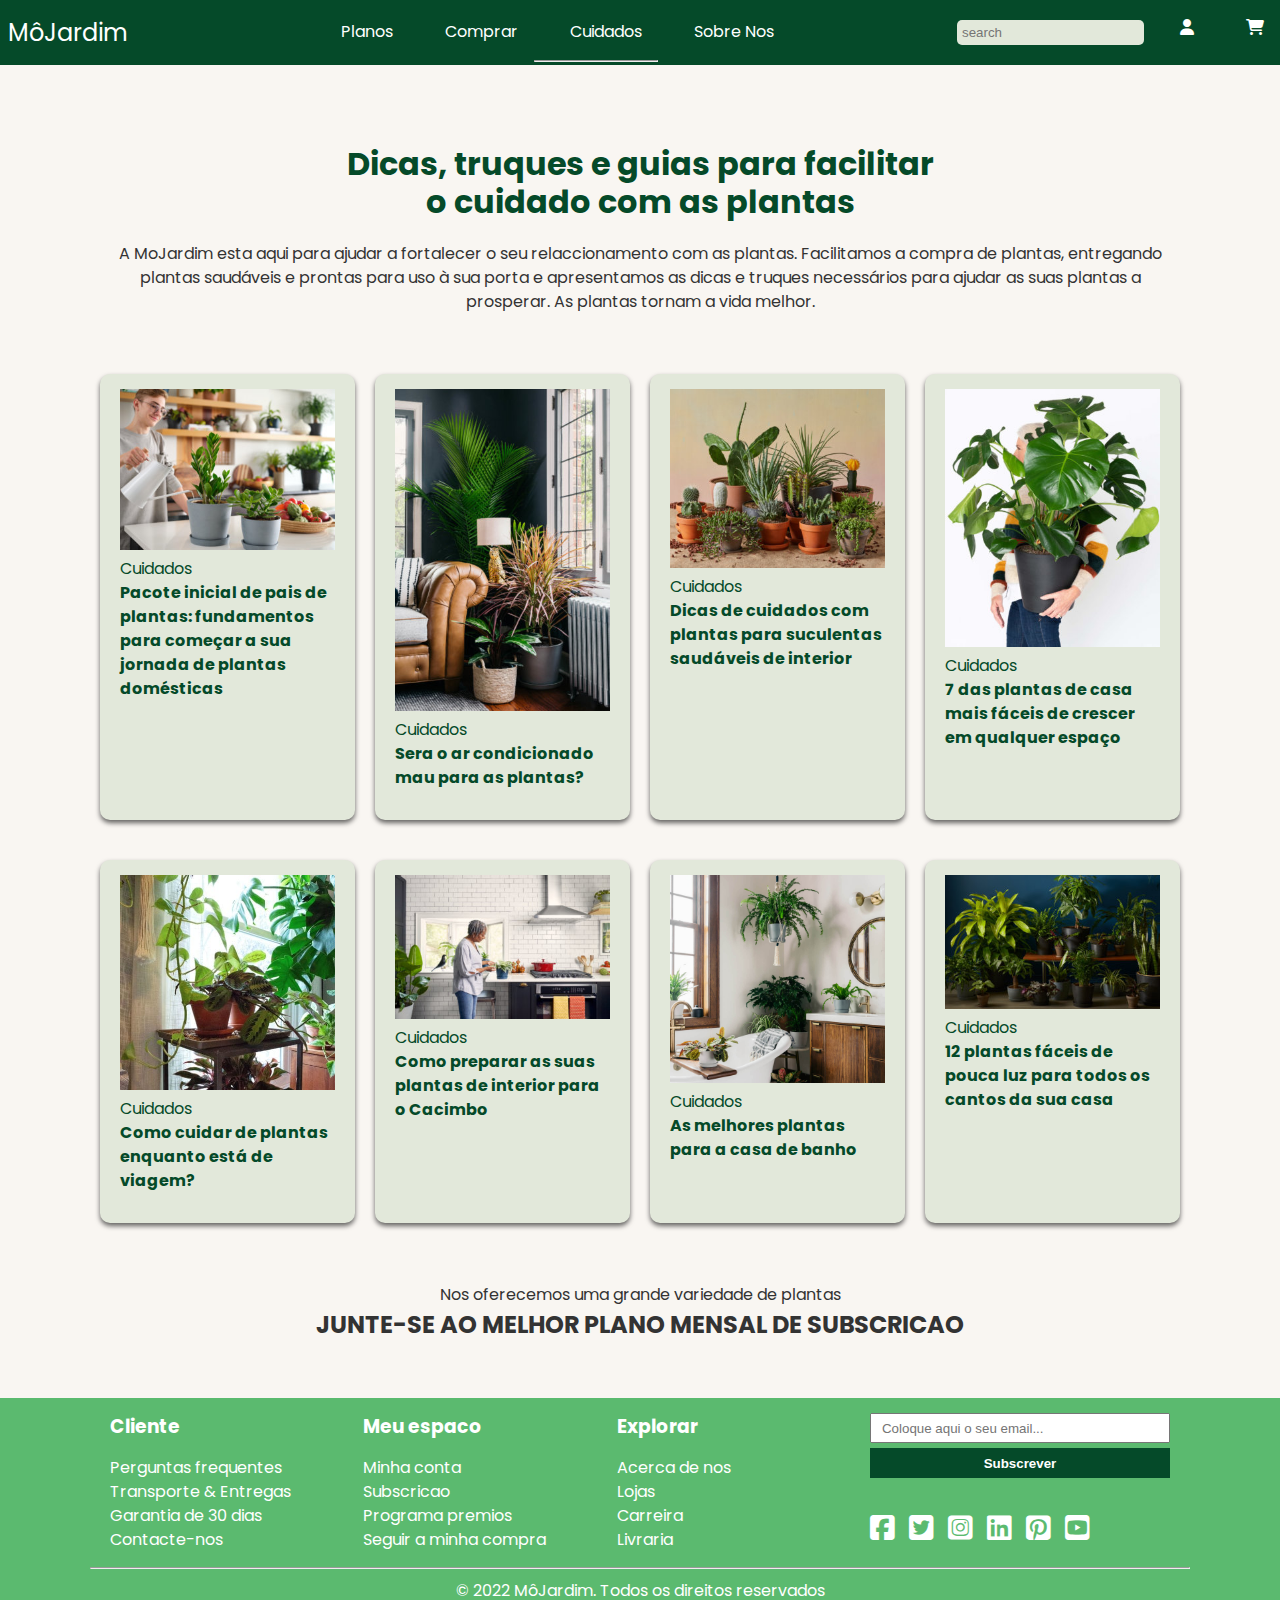
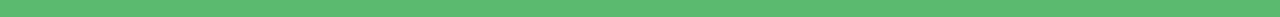
<file: pages/cuidados.html>
<!DOCTYPE html>
<html lang="en">
  <head>
    <meta charset="UTF-8" />
    <meta http-equiv="X-UA-Compatible" content="IE=edge" />
    <meta name="viewport" content="width=device-width, inicial-scale=1.0" />
    <link rel="stylesheet" href="https://cdnjs.cloudflare.com/ajax/libs/font-awesome/6.1.2/css/all.min.css">
    <link rel="stylesheet" href="../css/style.css"/>
    <title>MôJardim | Cuidados</title>
  </head>
  <body>
    <nav class="navbar">
        <!-- <div class="container"> -->
          <a href="../index.html">
            <div class="logo">MôJardim</div>
          </a>
  
            <a href="#" class="toggle-button">
              <span class="bar"></span>
              <span class="bar"></span>
              <span class="bar"></span>
            </a>
  
          <div  class="navbar-links">
            <ul>
           
              <li>
                <a href="./planos.html">Planos</a>
              </li>
              <li>
                <a href="../index.html#produtos">Comprar</a>
              </li>
              <li>
                <a href="./cuidados.html">Cuidados</a>
                <div>
                    <hr>
                </div>
              </li>
              <li>
                <a href="./about.html">Sobre Nos</a>
              </li>
              <!-- <li>
                <input type="text" placeholder="search" class="nav-btn-src">
              </li> -->
              <!-- <li>
                <a href="./indisponivel.html"><i class="fa-solid fa-user"></i></a>
              </li>
              <li>
                <a href="./indisponivel.html"><i class="fa-solid fa-cart-shopping"></i></a>
              </li> -->
              
            </ul>
          </div>
          <div class="navbar-links">
            <ul>
              <li>
                <input type="text" placeholder="search" class="nav-btn-src">
              </li>
              <li>
                <a href="pages/produtos.html"><i class="fa-solid fa-user"></i></a>
              </li>
              <li>
                <a href="./pages/produtos.html"><i class="fa-solid fa-cart-shopping"></i></a>
              </li>
          </ul>
        </div>
        </div>
      </nav>

    <section class="first">
        <div class="container">
          <div class="first-item">
            <h2 class="title-2">Dicas, truques e guias para facilitar <br> o cuidado com as plantas</h2>
            <p>
                A MoJardim esta aqui para ajudar a fortalecer o seu relaccionamento com as plantas. 
                Facilitamos a compra de plantas, entregando plantas saudáveis e prontas para uso à sua porta e apresentamos as dicas e truques necessários para ajudar as suas plantas a prosperar.
                As plantas tornam a vida melhor.</p>
          </div>
        </div>
      </section>

    <section class="produtos" id="cuidados">
      <div class="container">      
        <div class="boxes">
          <div class="boxes-container">
            <div class="box card">
              <a href="pages/produtos.html">
                <p>
                  <img src="../thumbnails/thumb_1.jpg" alt="">
                </p>
                <P>Cuidados</P>
                <h4>Pacote inicial de pais de plantas: fundamentos para começar a sua jornada de plantas domésticas</h4>
              </a>
            </div>
            
            <div class="box card">
                <a href="#">
                  <p>
                    <img src="../thumbnails/thumb_2.jpg" alt="">
                  </p>
                  <P>Cuidados</P>
                  <h4>Sera o ar condicionado mau para as plantas?</h4>
                </a>
              </div>
            
              <div class="box card">
                <a href="#">
                  <p>
                    <img src="../thumbnails/thumb_3.jpg" alt="">
                  </p>
                  <P>Cuidados</P>
                  <h4>Dicas de cuidados com plantas para suculentas saudáveis de interior</h4>
                </a>
              </div>

              <div class="box card">
                <a href="#">
                  <p>
                    <img src="../thumbnails/thumb_4.jpg" alt="">
                  </p>
                  <P>Cuidados</P>
                  <h4>7 das plantas de casa mais fáceis de crescer em qualquer espaço</h4>
                </a>
              </div>
          </div>
        </div>

        <div class="boxes-container">
            <div class="box card">
              <a href="#">
                <p>
                  <img src="../thumbnails/thumb_5.jpg" alt="">
                </p>
                <P>Cuidados</P>
                <h4>Como cuidar de plantas enquanto está de viagem?</h4>
              </a>
            </div>
            
            <div class="box card">
                <a href="#">
                  <p>
                    <img src="../thumbnails/thumb_6.jpg" alt="">
                  </p>
                  <P>Cuidados</P>
                  <h4>Como preparar as suas plantas de interior para o Cacimbo</h4>
                </a>
              </div>
            
              <div class="box card">
                <a href="#">
                  <p>
                    <img src="../thumbnails/thumb_7.jpg" alt="">
                  </p>
                  <P>Cuidados</P>
                  <h4>As melhores plantas para a casa de banho</h4>
                </a>
              </div>

              <div class="box card">
                <a href="#">
                  <p>
                    <img src="../thumbnails/thumb_8.jpg" alt="">
                  </p>
                  <P>Cuidados</P>
                  <h4>12 plantas fáceis de pouca luz para todos os cantos da sua casa</h4>
                </a>
              </div>
          </div>
        </div>
      </div>
  </section>

  <section class="last">
    <div class="container">
      <div class="last-item">
        <p>Nos oferecemos uma grande variedade de plantas</p>
        <h2>JUNTE-SE AO MELHOR PLANO MENSAL DE SUBSCRICAO</h2>
      </div>
    </div>
  </section>

    <aside class="contact">
      <div class="container">
        <div class="info">
          <h3>Cliente</h3>
          <a href="pages/produtos.html"><p>Perguntas frequentes</p></a>
          <a href="pages/produtos.html"><p>Transporte & Entregas</p></a>
          <a href="pages/produtos.html"><p>Garantia de 30 dias</p></a>
          <a href="pages/produtos.html"><p>Contacte-nos</p></a>
        </div>
        <div class="info">
          <h3>Meu espaco</h3>
          <a href="pages/produtos.html"><p>Minha conta</p></a>
          <a href="pages/produtos.html"><p>Subscricao</p></a>
          <a href="pages/produtos.html"><p>Programa premios</p></a>
          <a href="#"><p>Seguir a minha compra</p></a>
        </div>
        <div class="info">
          <h3>Explorar</h3>
          <a href="pages/produtos.html"><p>Acerca de nos</p></a>
          <a href="pages/produtos.html"><p>Lojas</p></a>
          <a href="pages/produtos.html"><p>Carreira</p></a>
          <a href="pages/produtos.html"><p>Livraria</p></a>
        </div>

        <div class="subscribe">
          <div class="info email">
            <form action="pages/subscrever.html" method="GET" >
              <div>
                <label for="email"></label>
                <input type="text" name="email" id="email" placeholder="Coloque aqui o seu email..." required>
              </div>
              <button type="submit">Subscrever</button>
            </form>
          </div>
         
          <div class="info social">
            <a href="#"><i class="fab fa-facebook-square"></i></a>
            <a href="#"><i class="fab fa-twitter-square"></i></a>
            <a href="#"><i class="fab fa-instagram-square"></i></a>
            <a href="#"><i class="fab fa-linkedin"></i></a>
            <a href="#"><i class="fab fa-pinterest-square"></i></a>
            <a href="#"><i class="fab fa-youtube-square"></i></a>
          </div>
        </div>
      </div>
    </aside>

    <footer class="copyright">
      <div class="container">
        <hr>
        <P>© 2022 MôJardim. Todos os direitos reservados</P>
      </div>
    </footer>
  </body>
</html>
</file>
<file: css/style.css>
/* -- FONTE IMPORTADA -- */
@import url('https://fonts.googleapis.com/css2?family=Poppins:wght@400;700&display=swap');

/* -- REINICIAR CONFIGURAÇÕES DO NAVEGADOR -- */
* {
    box-sizing: border-box;
    margin: 0;
    padding: 0;
}

:root {
    --verde: #5bba6f;
    --verde-claro: #9FFFCB;
    --verde-escuro: #054a29;
    --verde-neon: #aefb2a;
    --branco: #fff;
    --branco-perola: #f9f6f2;
    --verde-oliva: #e2e8da;
    --cinza: #8d99ae;
    --cinza-escuro: #333;
    --cinza-mais-escuro: #151515;
    --preto:#000;
    --terracota: #ffb4a2;
    --indigo: #003566;
}

/* -- ESTILO GERAL -- */
body {
    margin: 0;
    padding: 0;
    font-family: 'Poppins', sans-serif;
    font-size: 16px;
    line-height: 1.5;
    color: var(--cinza-escuro);
    background-color: var(--branco-perola);
}

/*DEFININDO A LARGURA MÁXIMA PARA TODAS AS IMAGENS*/
img {
    max-width: 100%
}

h1, h2, h3, h4 {
    margin-bottom: 15px;
}

ul {
    list-style-type: none; /* -- ELIMINE OS BULLET POINTS NOS LINKS DENTRO DA UL -- */
}

ol {
    padding: 0 20px;
    text-align: left;
}

a {
    text-decoration: none;
    color: var(--branco);
}

/* -- DEFININDO O ESTILO BÁSICO PARA OS DIFERENTES RECIPIENTES NO SITE --*/
.container {
    max-width: 1100px;
    margin: 0 auto;
    /* padding: 30px 0; */
}

/* -- BARRA DE NAVEGAÇÃO DE ESTILO -- */
.navbar {
    display: flex;
    justify-content: space-between;
    align-items: center;
    background: var(--verde-escuro);
    color: #fff;
    /* padding: 0 24.5rem; */
    /* padding: 0 100%; */
    /* height: 60px; */
}
/* -- SELECTING THE LOGO IN THE NAVIGATION BAR -- */
.navbar .logo {
    font-size: 1.5rem;
    margin: .5rem;
    /* font-weight: bold; */
}

/* -- SELECIONANDO OS LINKS NA BARRA DE NAVEGAÇÃO -- */
.navbar-links li a {
    padding: 1rem;
    display: block;
    margin-left: 20px;
}
.navbar-links ul {
    margin: 0;
    padding: 0;
    display: flex;
}

.nav-btn-src {
    background-color: var(--verde-oliva);
    border-radius: 5px;
    border: none;
    padding: 5px 5px;
    margin: 20px 0;
}
/* .navbar-links li:hover {
    color: var(--verde-claro);
} */

/* -- FAZENDO OS LINKS NA BARRA DE NAVEGAÇÃO MUDAR DE COR QUANDO O MOUSE PASSA SOBRE-- */
.navbar-links a:hover {
    background-color: var(--verde);
}

.toggle-button {
    position: absolute;
    top: .75rem;
    right: 1rem;
    display: none;
    flex-direction: column;
    justify-content: space-between;
    width: 30px;
    height: 21px;
}

.toggle-button .bar {
    height: 3px;
    width: 100%;
    background-color: var(--branco);
    border-radius: 10px;
}


/* -- SELECIONANDO O RECIPIENTE DENTRO DA BARRA DE NAVEGAÇÃO. POSICIONAMENTO COM FLEXBOX -- */
/* .navbar .container {
    display: flex;
    justify-content: space-between;
    align-items: center;
    height: 100%;
} */

/* -- SELECIONANDO A LISTA NÃO ORDENADA DENTRO DA BARRA DE NAVEGAÇÃO. POSICIONAMENTO COM FLEXBOX -- */



/* .navbar-links li a {
    margin-left: 20px;

} */
/* -- ESTILO DO CABEÇALHO -- */
.header {
    background: var(--verde-oliva);
    color: var(--preto);
    /* height: 400px; */
}

.header-empty {
    background: var(--verde-oliva);
    color: var(--preto);
    height: 1150px;
    /* max-height: 100%; */
}


/* -- SELECIONANDO O CABEÇALHO LV1 DENTRO DO CABEÇALHO -- */
.header h1 {
    font-size: 4rem;
    /* font-weight: bolder; */
    line-height: 1.2;
    color: var(--verde-escuro);
}

.header-empty h1 {
    font-size: 4rem;
    /* font-weight: bolder; */
    line-height: 1.2;
    color: var(--verde-escuro);
}
/* -- SELECIONANDO A IMAGEM DENTRO DO CABEÇALHO -- */
.header img {
    width: 60%;
    /* max-width: 600px; */
    /* padding: 20px; */
    /* margin-top: 20px; */
    /* border-radius: 20px; */
}


/* -- SELECIONANDO O RECIPIENTE DENTRO DAS CAIXAS. POSICIONAMENTO COM FLEXBOX -- */
.header .container {
    display: flex;
    align-items: center;
    justify-content: space-between;
}

.header-empty .container {
    display: flex;
    align-items: center;
    justify-content: space-between;
}

.header button {
    color: #fff;
    font-weight: bold;
    background: var(--verde-escuro);
    width: 100px;
    height: 30px;
    margin-top: 40px;
    padding: 5px 10px;
    border: none;
    border-radius: 20px;
}

.assinar {
    color: #fff;
    font-weight: bold;
    background: var(--verde-escuro);
    width: 100%;
    height: 30px;
    margin-top: 0px;
    /* padding: 5px 10px; */
    border: none;
    /* border-radius: 20px; */
    
}

.header button:hover {
    background-color: var(--verde-claro);
    color: var(--verde-escuro);
    border: 1px solid var(--verde-escuro);
}

.page-header {
    background: var(--verde-oliva);
    color: var(--preto);
    height: 200px;
    /* margin: 0 auto; */
}

.page-header h1 {
    font-size: 4rem;
    /* font-weight: bolder; */
    line-height: 1.2;
    color: var(--verde-escuro);
}

.page-header .container {
    display: flex;
    justify-content: space-between;
    align-items: center;
    
}


.title {
    font-size: 2.7rem;
    /* font-weight: bold; */
    line-height: 1.2;
    color: var(--verde-escuro);
    /* text-align: left; */
    margin-top: 100px;
    margin-bottom: 5px;
}

.title-2 {
    font-size: 2rem;
    line-height: 1.2;
    color: var(--verde-escuro);
    margin-top: 40px;
    margin-bottom: 20px;
}

.title-3 {
    font-size: 1.3rem;
    line-height: 1.2;
    color: var(--verde-escuro);
    margin-top: 40px;
    margin-bottom: 20px;
}

/* ESTILO DO MISSION */
.mission {
    /* background: var(--verde-oliva); */
    color: var(--cinza-mais-escuro);
    min-height: 300px;
}


.mission img {
    max-width: 600px;
    padding: 20px;
}

.mission .container {
    display: flex;
    align-items: center;
    justify-content: space-between;
}


.mission h3 {
    /* text-align: right; */
    /* font-weight: lighter; */
    color: var(--verde-escuro);
}

.mission p {
    /* text-align: right; */
    margin-top: -15px;
}

.mission a {
    color: var(--verde-escuro);
    font-weight: bold;
}
.mission-container-vantagens {
    display: flex;
    justify-content: space-between;
    align-items: flex-start;
}
.mission-vantagem {
    margin: 20px 0;
    width: 450px;
}

.mission-vantagem i {
    margin-right: 10px;
    color: var(--verde-escuro);
}


.review-container {
    display: flex;
    justify-content: space-evenly;
    align-items:flex-start;
    padding: 10px 0 20px 0;
}

.review-item {
    text-align: center;
    padding: 10px;

}

.review h2 {
    text-align: center;
}

.policy {
    max-width: 600px;
    margin: 0 auto;
}

.policy-item {
    text-align: center;
    /* padding: 10px; */
    margin: 30px 0;

}

/* -- SELECIONANDO O RECIPIENTE DENTRO DAS CAIXAS. POSICIONAMENTO COM FLEXBOX -- */

.boxes-container {
    display: flex;
    text-align: center;
    
    /* justify-content: space-between; */
    /* align-items:center; */
}

/* -- SELECIONANDO A CAIXA DENTRO DA SEÇÃO (6)-- */
.box {
    flex: 1 0 0; /* -- SHORTHAND PARA A FLEX-GROW, FLEX-SHRINK E FLEX-BASIS (1,0,0) RESPECTIVAMENTE -- */
    background: var(--verde-oliva);
    color: var(--verde-escuro);
    margin: 20px 10px;
    box-shadow: 0 3px 5px rgba(0, 0, 0, 0.6);
    padding: 15px 20px;
    border-radius: 10px;
}

.card {
    text-align: left;
}

.box a {
    color: var(--verde-escuro);
}
.box:hover {
    background-color: var(--verde);
}

.box img {
    background-color: var(--branco);
}

/* -- SELECIONANDO ÍCONES NA CAIXA DENTRO DA SEÇÃO SELECIONAR ÍCONES NA DENTRO DA SECCAO (6)-- */
.box i {
    margin-right: 10px;
}

.box a:hover {
    color: var(--branco);
    
}


.plano-item-block {
    display: flex;
    justify-content:start;
    align-items: center;
    padding: 0 120px 0 0;
    
}


.plano-item-block p {
    border: 1px solid var(--cinza-escuro);
    padding: 10px;
    margin: 5px 20px 0 0;
    
}

.plano-container {
    display: flex;
    justify-content: space-between;
    align-items: center;
    
}

.plano-list {
    list-style-type:disc;
    padding: 0 20px;
    text-align: left;
    
}

.variety-box {
    border: 1px solid var(--cinza-escuro);
}

.terracota {
    background-color: var(--terracota);
}

.branco {
    background-color: var(--branco);
}

.azul {
    background-color: var(--indigo);
}



.about {
    /* background: var(--verde-oliva); */
    color: var(--cinza-mais-escuro);
    min-height: 300px;
}

.about img {
    max-width: 400px;
    padding: 20px;
}

.about .container {
    display: flex;
    align-items: center;
    justify-content: space-between;
}


.about h3 {
    /* text-align: right; */
    /* font-weight: lighter; */
    color: var(--verde-escuro);
}

.about p {
    /* text-align: right; */
    margin-top: 10px;
}

.about a {
    color: var(--verde-escuro);
    font-weight: bold;
}

.last-item {
    text-align: center;
    padding: 10px;
    margin: 30px 0;

}

.first-item {
    text-align: center;
    padding: 10px;
    margin: 30px 0;
}

.contact {
    background: #5bba6f;
    color: #fff;
    min-height: 60px;
    margin-top: 10px;
 }

.contact .logo {
    font-size: x-large;
    font-weight: bold;
}

.contact a {
    color: #fff;
    text-decoration: none;
}

.contact .social a {
    font-size: 28px;
    font-weight: bold;
    margin-right: 10px
}

.contact a:hover {
    color: #054a29;
    font-weight: bold;
}

.contact .container {
    display: flex;
    justify-content: space-between;
}

.info {
    flex: 1 0 0;
    line-height: 1.5;
    padding: 15px 20px
}

.subscribe input {
    width: 300px;
    height: 30px;
    padding: 5px 10px;
} 
.mission-container-vantagens .subscribe button {
    width: 100%;
}

.subscribe button {
    color: #fff;
    font-weight: bold;
    background: var(--verde-escuro);
    width: 300px;
    height: 30px;
    margin-top: 5px;
    padding: 5px 10px;
    border: none;
}

.subscribe button:hover {
    background-color: var(--verde-claro);
    color: var(--verde-escuro);
    border: 1px solid var(--verde-escuro);
}

.copyright {
    background: #5bba6f;
    color: #fff;
    height: 50px;
    text-align: center;
}

.copyright p {
    padding-top: 10px;
}

/*MEDIA QUERY PARA ECRANS ABAIXO DE 768PX*/

@media (max-width: 400px)  {
    
    .toggle-button {
        display: flex;
    }

    .navbar-links {
       display: none;
       width: 100%;
    }

    .navbar {
        flex-direction: column;
        align-items: flex-start;
        /* margin: 0 auto;*/
    } 

    .navbar-links ul {
        width: 100%;
        flex-direction: column;
        
    }

    .navbar-links li {
        text-align: center;

    }

    .navbar-links li a {
        padding: .5rem 1rem;
    }

    .navbar-links.active {
        display: flex;
    }

    .navbar .container {
        /* flex-direction: column; */
        justify-content: space-between;
        text-align: center;
        padding: 20px 10px;
        
    }

    .container {
        flex-direction: column;
        /* padding: 20px 10px; */
        text-align: center;
    }

    .header img {
        display: none;
    }

    .mission .container {
        flex-direction: column;
        padding-top: 20px;
        text-align: center;
    }

    .mission img {
        padding: 5px 60px;
    }
   
    .boxes-container {
        flex-direction: column;
        /* padding-top: 20px; */
        text-align: center;
        /* margin: 10px 40px; */

    }

  .review-container {
    flex-direction: column;
    text-align: center;
  }

  hr {
    display: none;
  }
   
}

@media (max-width: 768px) {
    
    .toggle-button {
        display: flex;
    }

    .navbar-links {
       display: none;
       width: 100%;
    }

    .navbar {
        flex-direction: column;
        align-items: flex-start;
    }

    .navbar-links ul {
        flex-direction: column;
        width: 100%;
    }

    .navbar-links li {
        text-align: center;

    }

    .navbar-links li a {
        padding: .5rem 1rem;
    }

    .navbar-links.active {
        display: flex;
    }

    .navbar .container {
        flex-direction: column;
        justify-content: space-between;
        text-align: center;
        padding: 10px 10px;
        
    }

    .header img {
        display: none;
    }
    .container {
        flex-direction: column;
        padding: 10px 30px;
        text-align: center;
    }

    .mission .container {
        flex-direction: column;
        padding-top: 20px;
        text-align: center;
    }

    .mission img {
        padding: 10%;
    }

   
    .boxes-container {
        flex-direction: column;
        /* padding-top: 20px; */
        text-align: center;
        margin: 10px 100px;

    }

    .card {
        margin: 20px 40px;
    }

    .contact .container {
        flex-direction: column;
        padding-top: 20px;
        text-align: center;
    }

    .toggle-button {
        display: flex;
    }

    .navbar-links {
       display: none;
       width: 100%;
    }

    .navbar {
        flex-direction: column;
        align-items: flex-start;
    }

    .navbar-links ul {
        flex-direction: column;
        width: 100%;
    }

    .navbar-links li {
        text-align: center;

    }

    .navbar-links li a {
        padding: .5rem 1rem;
    }

    .navbar-links.active {
        display: flex;
    }
}

@media (max-width: 1024px) {

    .navbar .container {
        justify-content: space-evenly;
        text-align: center;
        padding: 20px 10px;
        
    }

    .mission .container {
        flex-direction: column;
        padding-top: 20px;
        text-align: center;
    }

    .mission img {
        padding: 10%;
    }

   
    .boxes-container {
        flex-direction: column;
        /* padding-top: 20px; */
        text-align: center;
        margin: 10px 100px;

    }

    .card {
        margin: 20px 40px;
    }

    .contact .container {
        flex-direction: column;
        padding-top: 20px;
        text-align: center;
    }
} */

/* @media (min-width: 1600px) {

    .navbar {
        padding: 0 15rem;
    }

}

@media (min-width: 1600px) {

    .navbar {
        padding: 0 33rem;
    }

}
</file>
